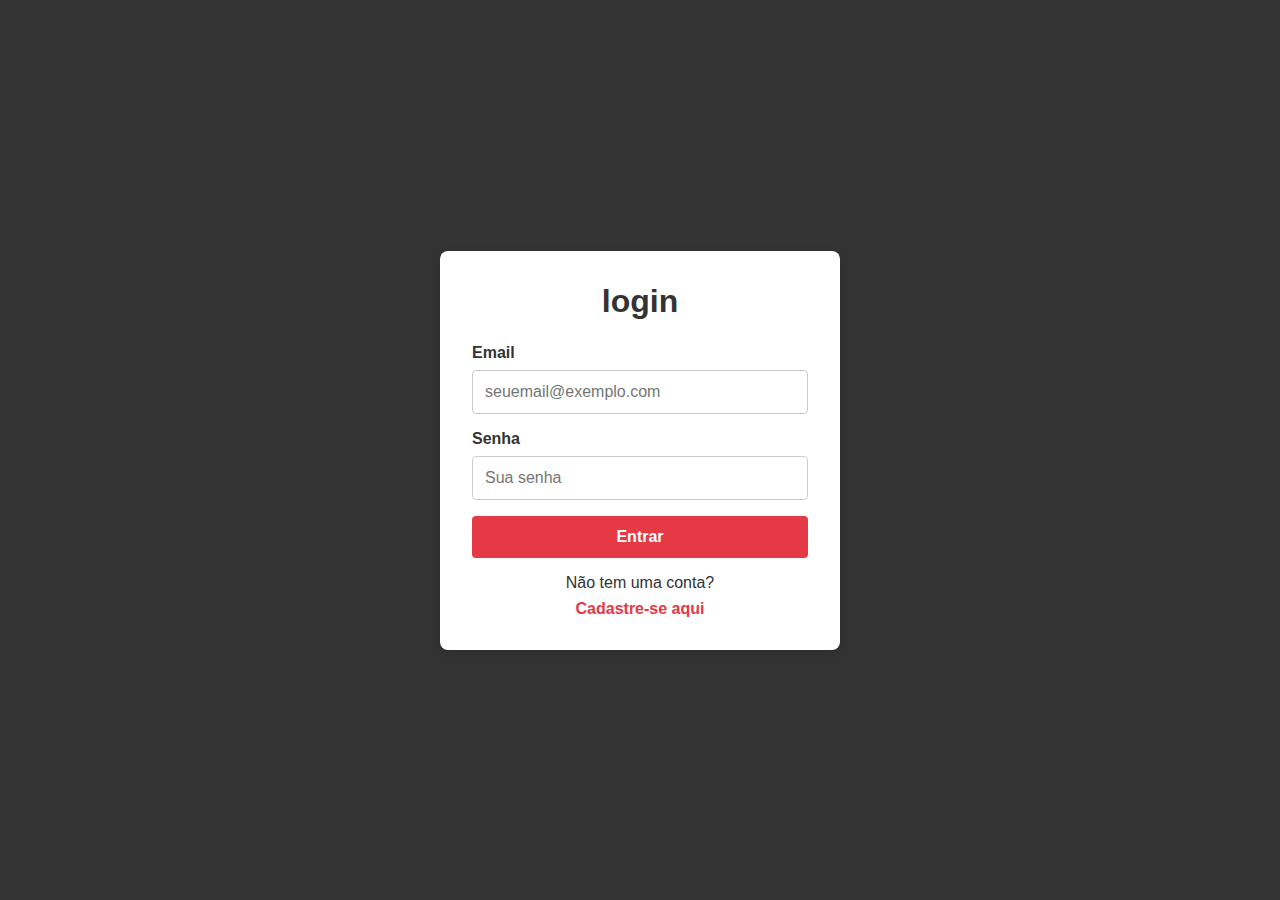
<file: index.html>
<!DOCTYPE html>
<html lang="pt-br">
<head>
    <meta charset="UTF-8">
    <meta name="viewport" content="width=device-width, initial-scale=1.0">
    <title>Login</title>
    <link rel="icon" href="/public/images/favicon.ico">
    <link rel="stylesheet" href="public/css/style.css">
</head>
<body class="login-page"> <main class="login-container">
        <form action="views/home.html" method="GET"> <h1>login</h1>
            
            <div class="input-group">
                <label for="email">Email</label>
                <input type="email" id="email" name="email" placeholder="seuemail@exemplo.com" required>
            </div>
            
            <div class="input-group">
                <label for="senha">Senha</label>
                <input type="password" id="senha" name="senha" placeholder="Sua senha" required>
            </div>
            
            <button type="submit" class="btn-login">Entrar</button>
            
            <div class="login-footer">
                <p>Não tem uma conta?</p>
                <a href="views/cadastro.html">Cadastre-se aqui</a>
            </div>
            
        </form>
    </main>

</body>
</html>
</file>
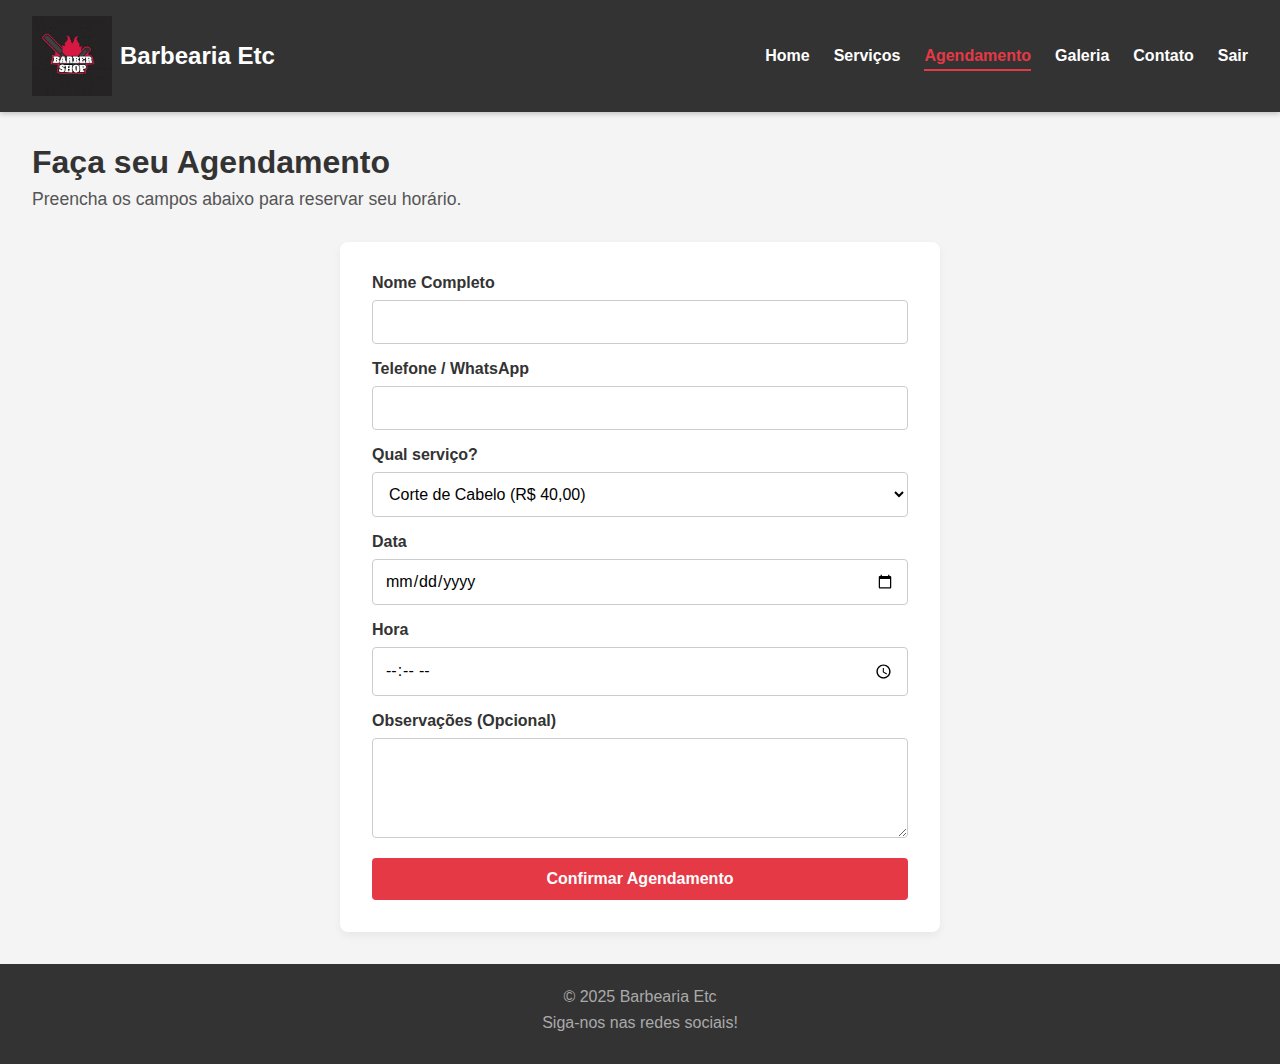
<file: views/agendamento.html>
<!DOCTYPE html>
<html lang="pt-br">
<head>
    <meta charset="UTF-8">
    <meta name="viewport" content="width=device-width, initial-scale=1.0">
    <title>Agendamento</title>
    <link rel="icon" href="/public/images/favicon.ico">
    <link rel="stylesheet" href="../public/css/style.css">
</head>
<body>

    <header>
        <div class="logo-container">
            <img src="../public/images/logo.jpg" alt="Logo Barbearia" class="logo-img">
            <h1>Barbearia Etc</h1>
        </div>
        <nav>
            <ul>
                <li><a href="home.html">Home</a></li> 
                <li><a href="servicos.html">Serviços</a></li>
                
                <li><a href="agendamento.html" class="active">Agendamento</a></li>
                
                <li><a href="galeria.html">Galeria</a></li>
                <li><a href="contato.html">Contato</a></li>
                <li><a href="../index.html">Sair</a></li>
            </ul>
        </nav>
    </header>
    <main class="main-content">
        <h2>Faça seu Agendamento</h2>
        <p>Preencha os campos abaixo para reservar seu horário.</p>
        
        <form action="#" method="GET" class="agendamento-form">
            
            <div class="input-group">
                <label for="nome">Nome Completo</label>
                <input type="text" id="nome" name="nome" required>
            </div>
            
            <div class="input-group">
                <label for="telefone">Telefone / WhatsApp</label>
                <input type="tel" id="telefone" name="telefone" required>
            </div>

            <div class="input-group">
                <label for="servico">Qual serviço?</label>
                <select id="servico" name="servico">
                    <option value="corte">Corte de Cabelo (R$ 40,00)</option>
                    <option value="barba">Barba Completa (R$ 35,00)</option>
                    <option value="combo">Combo (Cabelo + Barba) (R$ 70,00)</option>
                    <option value="pezinho">Pezinho (R$ 15,00)</option>
                </select>
            </div>

            <div class="input-group">
                <label for="data">Data</label>
                <input type="date" id="data" name="data" required>
            </div>

            <div class="input-group">
                <label for="hora">Hora</label>
                <input type="time" id="hora" name="hora" required>
            </div>

            <div class="input-group">
                <label for="obs">Observações (Opcional)</label>
                <textarea id="obs" name="obs"></textarea>
            </div>
            
            <button type="submit" class="btn-login">Confirmar Agendamento</button>
            
        </form>

    </main>


    <footer>
        <p>&copy; 2025 Barbearia Etc</p>
        <p>Siga-nos nas redes sociais!</p>
    </footer>
    </body>
</html>
</file>
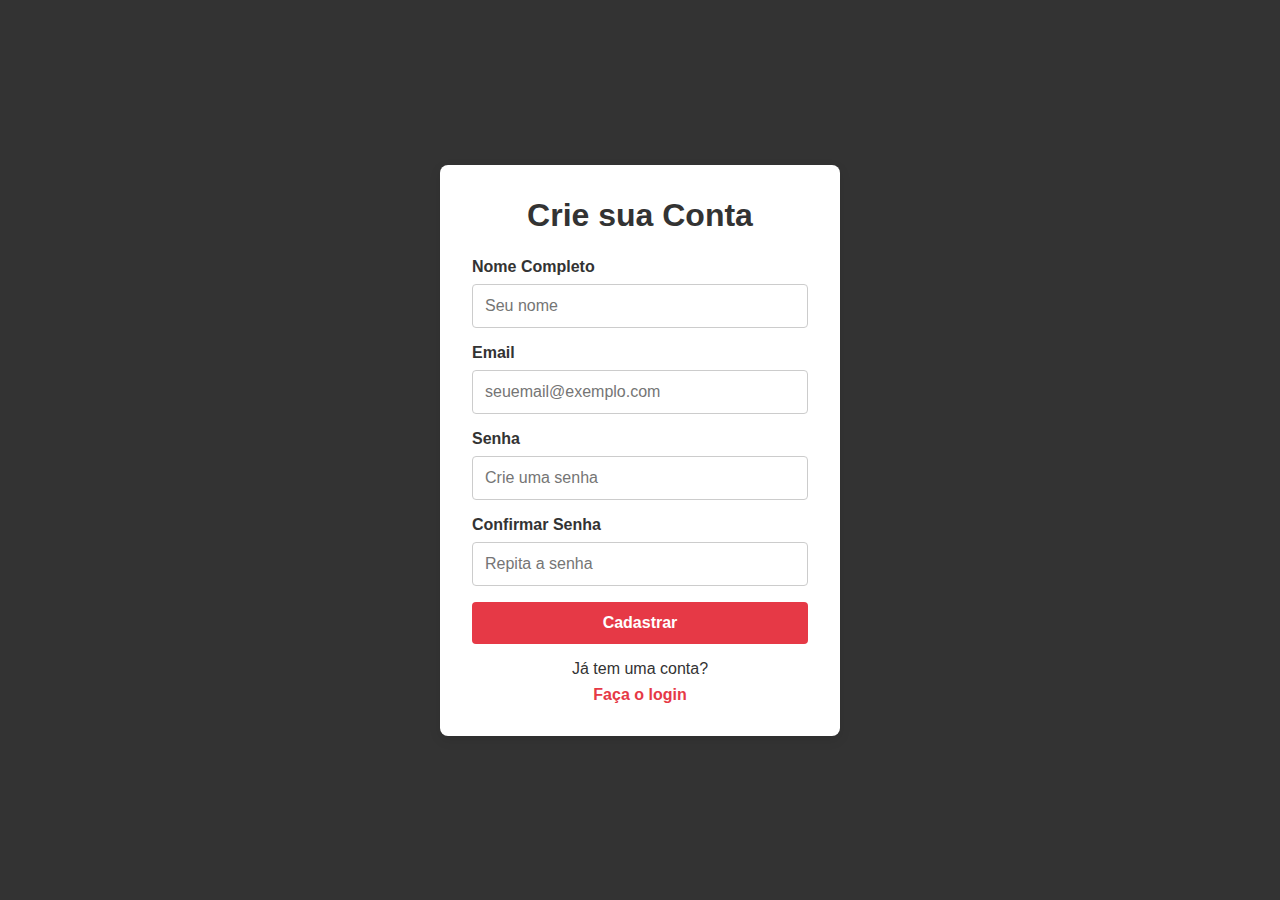
<file: views/cadastro.html>
<!DOCTYPE html>
<html lang="pt-br">
<head>
    <meta charset="UTF-8">
    <meta name="viewport" content="width=device-width, initial-scale=1.0">
    <title>Cadastro</title>
    <link rel="icon" href="/public/images/favicon.ico">
    <link rel="stylesheet" href="../public/css/style.css">
</head>
<body class="cadastro-page">

    <main class="cadastro-container">
        <form action="home.html" method="GET">
            
            <h1>Crie sua Conta</h1>
            
            <div class="input-group">
                <label for="nome">Nome Completo</label>
                <input type="text" id="nome" name="nome" placeholder="Seu nome" required>
            </div>
            
            <div class="input-group">
                <label for="email">Email</label>
                <input type="email" id="email" name="email" placeholder="seuemail@exemplo.com" required>
            </div>
            
            <div class="input-group">
                <label for="senha">Senha</label>
                <input type="password" id="senha" name="senha" placeholder="Crie uma senha" required>
            </div>

            <div class="input-group">
                <label for="confirma-senha">Confirmar Senha</label>
                <input type="password" id="confirma-senha" name="confirma-senha" placeholder="Repita a senha" required>
            </div>
            
            <button type="submit" class="btn-login">Cadastrar</button>
            
            <div class="cadastro-footer">
                <p>Já tem uma conta?</p>
                <a href="../index.html">Faça o login</a>
            </div>
            
        </form>
    </main>

</body>
</html>
</file>
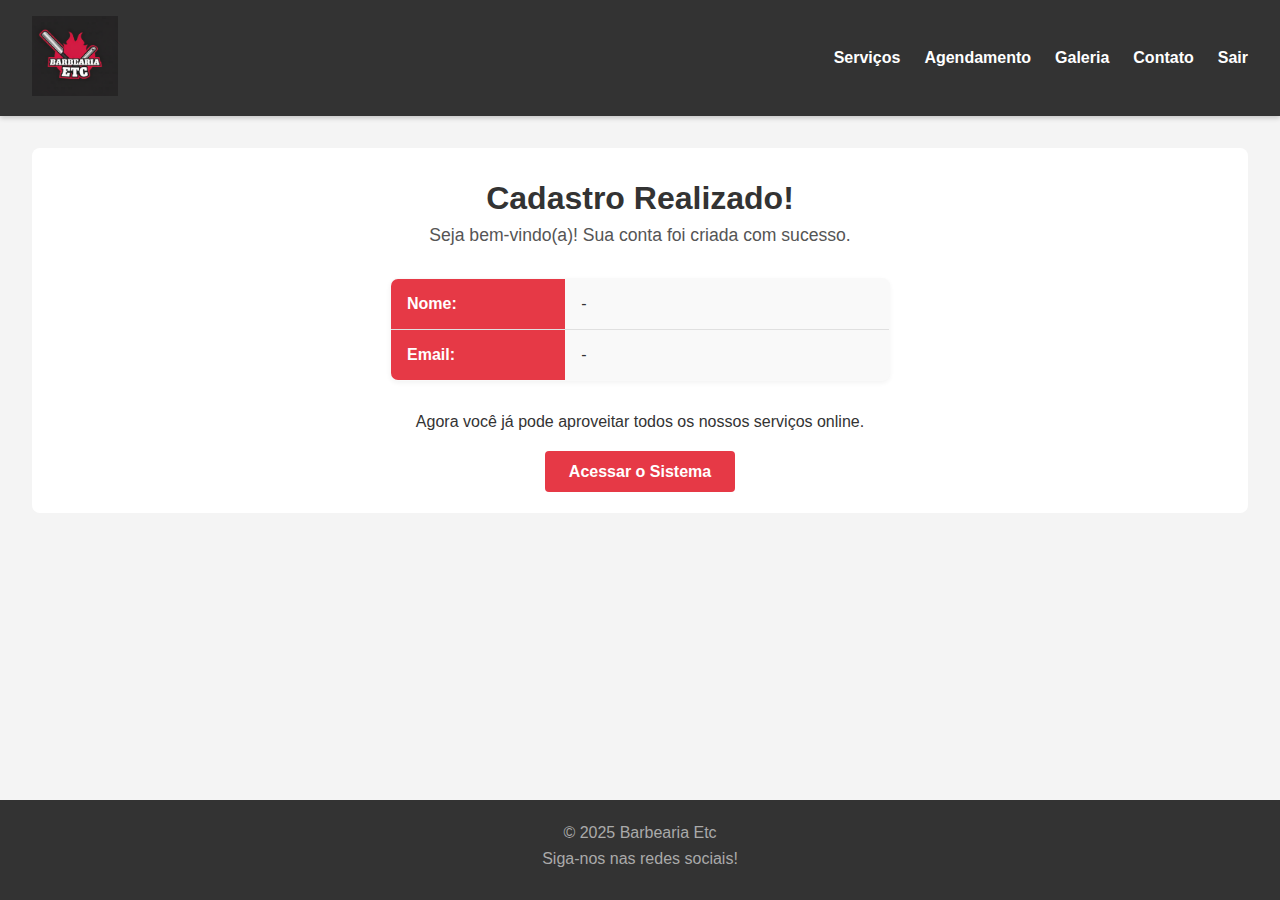
<file: views/cadastro_sucesso.html>
<!DOCTYPE html>
<html lang="pt-br">
<head>
    <meta charset="UTF-8">
    <meta name="viewport" content="width=device-width, initial-scale=1.0">
    <title>Cadastro Realizado!</title>
    <link rel="icon" href="/public/images/favicon.ico">
    <link rel="stylesheet" href="../public/css/style.css">
</head>
<body>

    <header>
        <div class="logo-container">
            <a href="home.html"><img src="../public/images/logo.png" alt="Logo Barbearia" class="logo-img"></a>
        </div>
        <nav>
            <ul>
                <li><a href="servicos.html">Serviços</a></li>
                <li><a href="agendamento.html">Agendamento</a></li>
                <li><a href="galeria.html">Galeria</a></li>
                <li><a href="contato.html">Contato</a></li>
                <li><a href="../index.html">Sair</a></li>
            </ul>
        </nav>
    </header>
    
    <main class="main-content">
        <section class="intro-text" style="text-align: center;">
            <h2>Cadastro Realizado!</h2>
            <p>Seja bem-vindo(a)! Sua conta foi criada com sucesso.</p>
            
            <div class="resumo-container">
                <table class="resumo-tabela">
                    <tr>
                        <th>Nome:</th>
                        <td id="cad-nome">Carregando...</td>
                    </tr>
                    <tr>
                        <th>Email:</th>
                        <td id="cad-email">-</td>
                    </tr>
                </table>
            </div>

            <p style="margin-top: 2rem; margin-bottom: 2rem;">Agora você já pode aproveitar todos os nossos serviços online.</p>
            
            <a href="home.html" class="btn-cta">Acessar o Sistema</a>
        </section>
    </main>

    <footer>
        <p>&copy; 2025 Barbearia Etc</p>
        <p>Siga-nos nas redes sociais!</p>
    </footer>

    <script>
        // Pega os parâmetros da URL
        const params = new URLSearchParams(window.location.search);

        // Preenche a tabela
        document.getElementById('cad-nome').innerText = params.get('nome') || '-';
        document.getElementById('cad-email').innerText = params.get('email') || '-';
    </script>
    
</body>
</html>
</file>
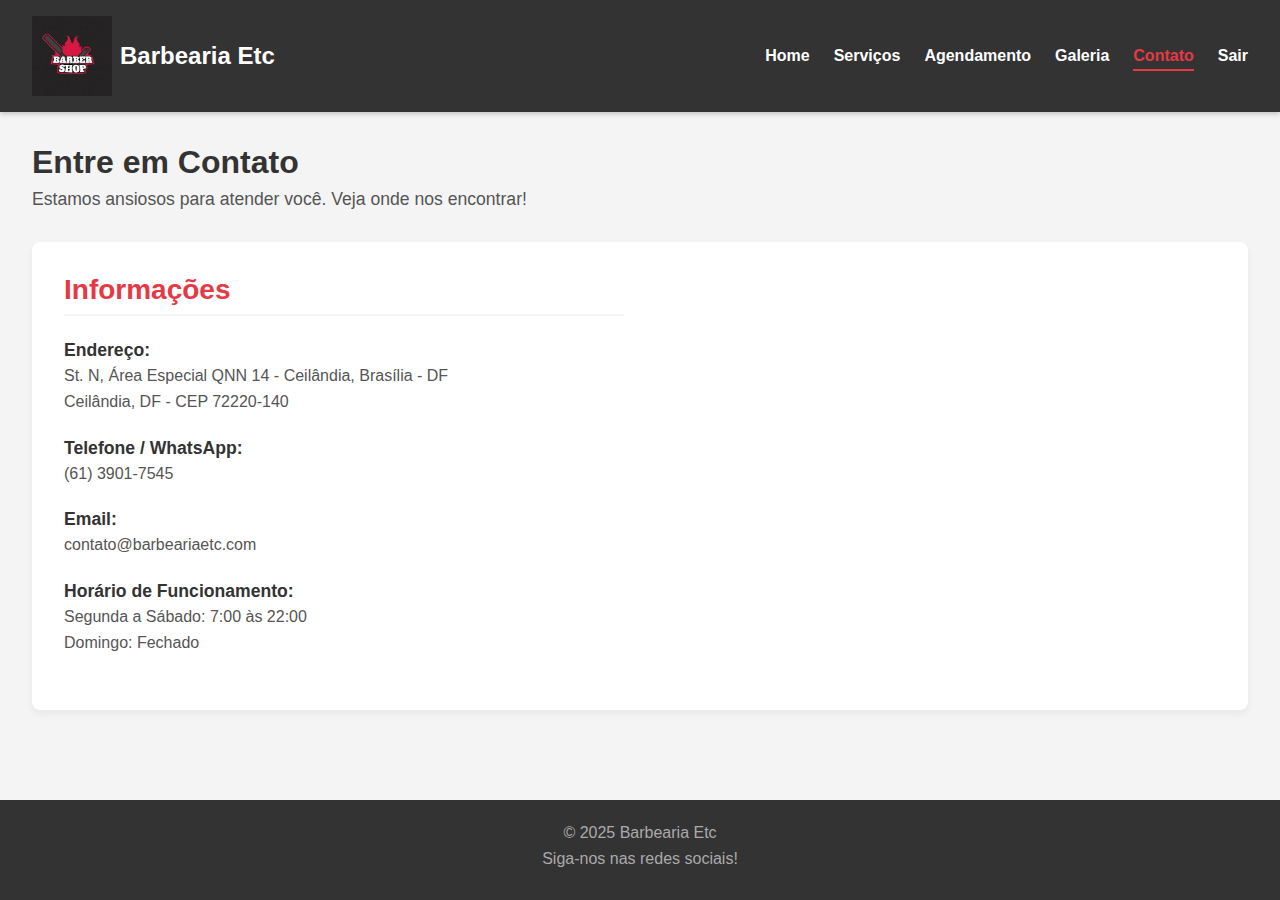
<file: views/contato.html>
<!DOCTYPE html>
<html lang="pt-br">
<head>
    <meta charset="UTF-8">
    <meta name="viewport" content="width=device-width, initial-scale=1.0">
    <title>Contato</title>
    <link rel="icon" href="/public/images/favicon.ico">
    <link rel="stylesheet" href="../public/css/style.css">
</head>
<body>

    <header>
        <div class="logo-container">
            <img src="../public/images/logo.jpg" alt="Logo Barbearia" class="logo-img">
            <h1>Barbearia Etc</h1>
        </div>
        <nav>
            <ul>
                <li><a href="home.html">Home</a></li> 
                <li><a href="servicos.html">Serviços</a></li>
                <li><a href="agendamento.html">Agendamento</a></li>
                <li><a href="galeria.html">Galeria</a></li>
                
                <li><a href="contato.html" class="active">Contato</a></li>
                <li><a href="../index.html">Sair</a></li>
            </ul>
        </nav>
    </header>
    <main class="main-content">
        <h2>Entre em Contato</h2>
        <p>Estamos ansiosos para atender você. Veja onde nos encontrar!</p>
        
        <div class="contact-container">
            <div class="contact-details">
                <h3>Informações</h3>
                
                <div class="info-item">
                    <h4>Endereço:</h4>
                    <p>St. N, Área Especial QNN 14 - Ceilândia, Brasília - DF</p>
                    <p>Ceilândia, DF - CEP 72220-140</p>
                </div>
                
                <div class="info-item">
                    <h4>Telefone / WhatsApp:</h4>
                    <p>(61) 3901-7545</p>
                </div>
                
                <div class="info-item">
                    <h4>Email:</h4>
                    <p>contato@barbeariaetc.com</p>
                </div>
                
                <div class="info-item">
                    <h4>Horário de Funcionamento:</h4>
                    <p>Segunda a Sábado: 7:00 às 22:00</p>
                    <p>Domingo: Fechado</p>
                </div>
            </div>
            
            <div class="map-container">
                <iframe 
                    src="https://www.google.com/maps/embed?pb=!1m18!1m12!1m3!1d3838.513807983534!2d-48.11235582347999!3d-15.829570084815776!2m3!1f0!2f0!3f0!3m2!1i1024!2i768!4f13.1!3m3!1m2!1s0x935bccfba936f021%3A0x6f07a0a68fc87b4a!2sCEP%20-%20ET%20de%20Ceil%C3%A2ndia!5e0!3m2!1spt-BR!2sbr!4v1763260149736!5m2!1spt-BR!2sbr"
                    width="100%" 
                    height="450" 
                    style="border:0;" 
                    allowfullscreen="" 
                    loading="lazy" 
                    referrerpolicy="no-referrer-when-downgrade">
                </iframe>
            </div>
        </div>

    </main>


    <footer>
        <p>&copy; 2025 Barbearia Etc</p>
        <p>Siga-nos nas redes sociais!</p>
    </footer>
    </body>
</html>
</file>
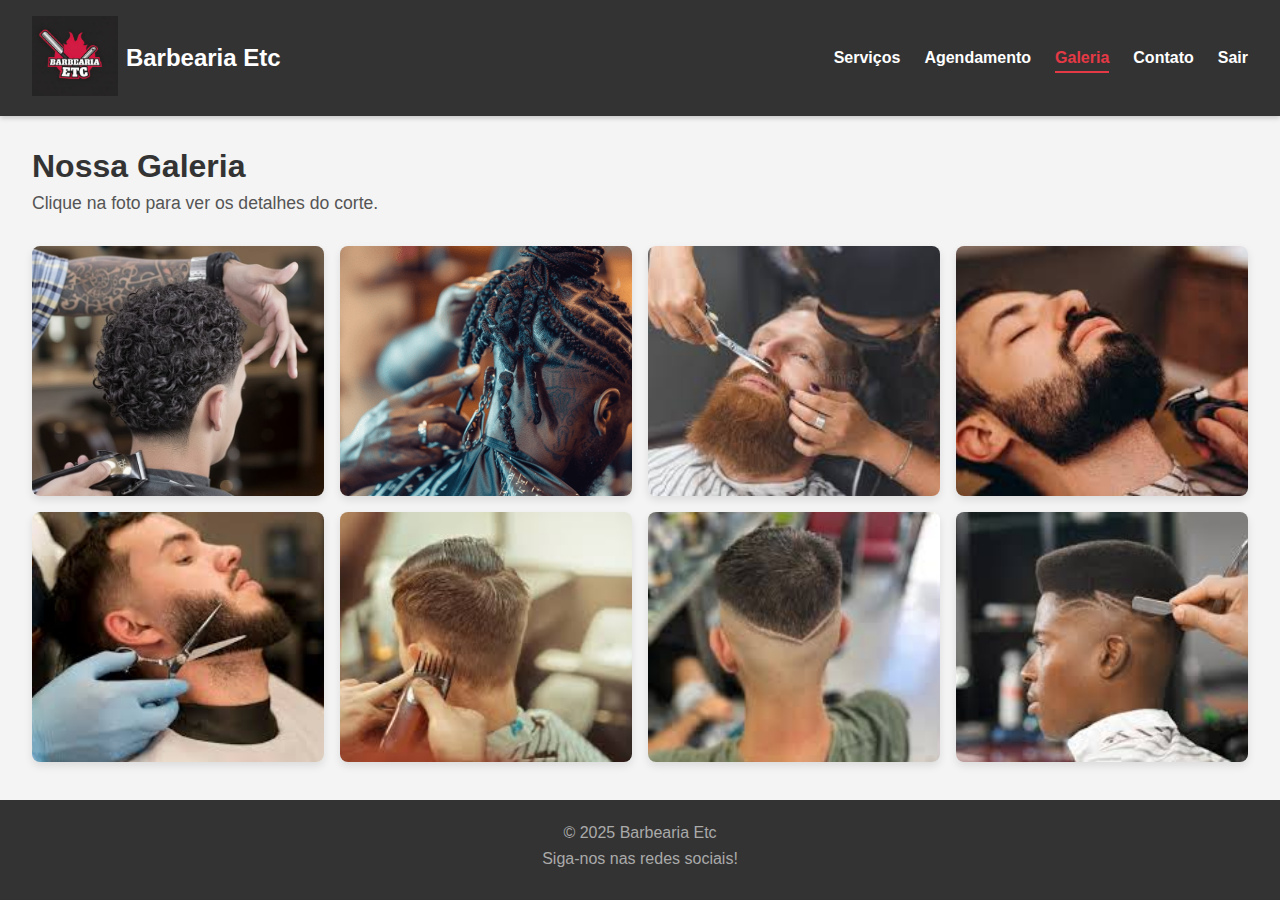
<file: views/galeria.html>
<!DOCTYPE html>
<html lang="pt-br">
<head>
    <meta charset="UTF-8">
    <meta name="viewport" content="width=device-width, initial-scale=1.0">
    <title>Galeria</title>
    <link rel="icon" href="/public/images/favicon.ico">
    <link rel="stylesheet" href="../public/css/style.css">
</head>
<body>

    <header>
        <div class="logo-container">
            <a href="home.html"><img src="../public/images/logo.png" alt="Logo Barbearia" class="logo-img"></a>
            <h1 class="visual-hidden">Barbearia Etc</h1>
        </div>
        <nav>
            <ul>
                <li><a href="servicos.html">Serviços</a></li>
                <li><a href="agendamento.html">Agendamento</a></li>
                <li><a href="galeria.html" class="active">Galeria</a></li>
                <li><a href="contato.html">Contato</a></li>
                <li><a href="../index.html">Sair</a></li>
            </ul>
        </nav>
    </header>

    <main class="main-content">
        <h2>Nossa Galeria</h2>
        <p>Clique na foto para ver os detalhes do corte.</p>
        
        <div class="gallery-grid">
            <div class="gallery-item">
                <a href="detalhe.html?id=1">
                    <img src="../public/images/galeria/foto1.jpg" alt="Corte Cacheado">
                </a>
            </div>
            <div class="gallery-item">
                <a href="detalhe.html?id=2">
                    <img src="../public/images/galeria/foto2.jpg" alt="Tranças Masculinas">
                </a>
            </div>
            <div class="gallery-item">
                <a href="detalhe.html?id=3">
                    <img src="../public/images/galeria/foto3.jpg" alt="Barba e Bigode">
                </a>
            </div>
            <div class="gallery-item">
                <a href="detalhe.html?id=4">
                    <img src="../public/images/galeria/foto4.jpg" alt="Alinhamento de Barba">
                </a>
            </div>
            <div class="gallery-item">
                <a href="detalhe.html?id=5">
                    <img src="../public/images/galeria/foto5.jpg" alt="Barba Cheia">
                </a>
            </div>
            <div class="gallery-item">
                <a href="detalhe.html?id=6">
                    <img src="../public/images/galeria/foto6.jpg" alt="Corte Clássico">
                </a>
            </div>
            <div class="gallery-item">
                <a href="detalhe.html?id=7">
                    <img src="../public/images/galeria/foto7.jpg" alt="Design V-Shape">
                </a>
            </div>
            <div class="gallery-item">
                <a href="detalhe.html?id=8">
                    <img src="../public/images/galeria/foto8.jpg" alt="Flat Top com Risco">
                </a>
            </div>
        </div>
    </main>

    <footer>
        <p>&copy; 2025 Barbearia Etc</p>
        <p>Siga-nos nas redes sociais!</p>
    </footer>
</body>
</html>
</file>
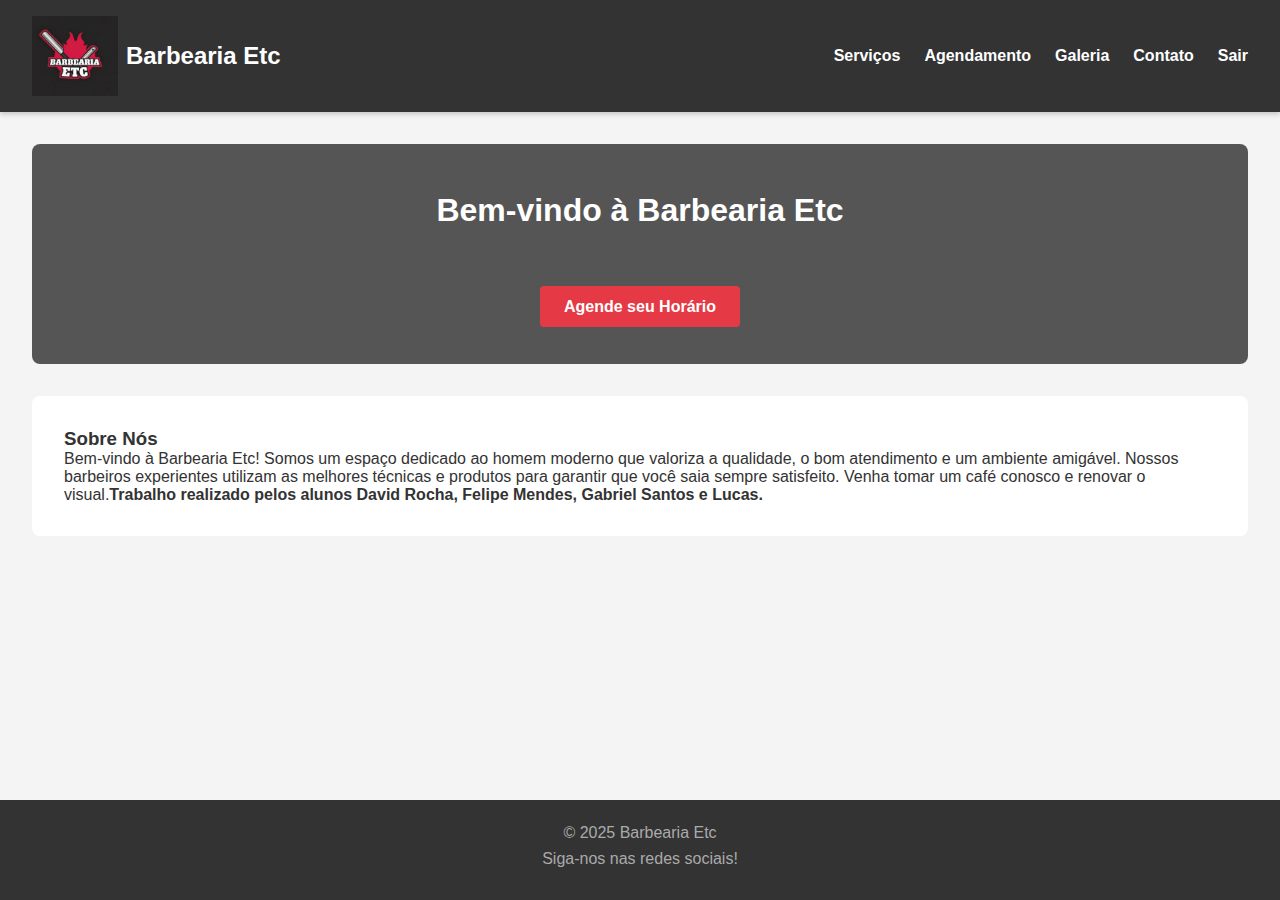
<file: views/home.html>
<!DOCTYPE html>
<html lang="pt-br">
<head>
    <meta charset="UTF-8">
    <meta name="viewport" content="width=device-width, initial-scale=1.0">
    <title>Home</title>
    <link rel="icon" href="/public/images/favicon.ico">
    <link rel="stylesheet" href="../public/css/style.css">
</head>
<body>

    <header>
        <div class="logo-container">
            <img src="../public/images/logo.png" alt="Logo Barbearia" class="logo-img">
            <h1 class="visual-hidden">Barbearia Etc</h1>
        </div>
        <nav>
            <ul> 
                <li><a href="servicos.html">Serviços</a></li>
                <li><a href="agendamento.html">Agendamento</a></li>
                <li><a href="galeria.html">Galeria</a></li>
                <li><a href="contato.html">Contato</a></li>
                <li><a href="../index.html">Sair</a></li>
            </ul>
        </nav>
    </header>
    
    <main class="main-content">
        <section class="welcome-banner">
            <h2>Bem-vindo à Barbearia Etc</h2>
            <p>O estilo que você procura, com a precisão que você merece.</p>
            <a href="agendamento.html" class="btn-cta">Agende seu Horário</a>
        </section>

        <section class="intro-text">
            <h3>Sobre Nós</h3>
            <p>Bem-vindo à Barbearia Etc! Somos um espaço dedicado ao homem moderno que valoriza a qualidade, o bom atendimento e um ambiente amigável. Nossos barbeiros experientes utilizam as melhores técnicas e produtos para garantir que você saia sempre satisfeito. Venha tomar um café conosco e renovar o visual.<strong>Trabalho realizado pelos alunos David Rocha, Felipe Mendes, Gabriel Santos e Lucas.</strong></p>
        </section>
    </main>


    <footer>
        <p>&copy; 2025 Barbearia Etc</p>
        <p>Siga-nos nas redes sociais!</p>
    </footer>
    
</body>
</html>
</file>
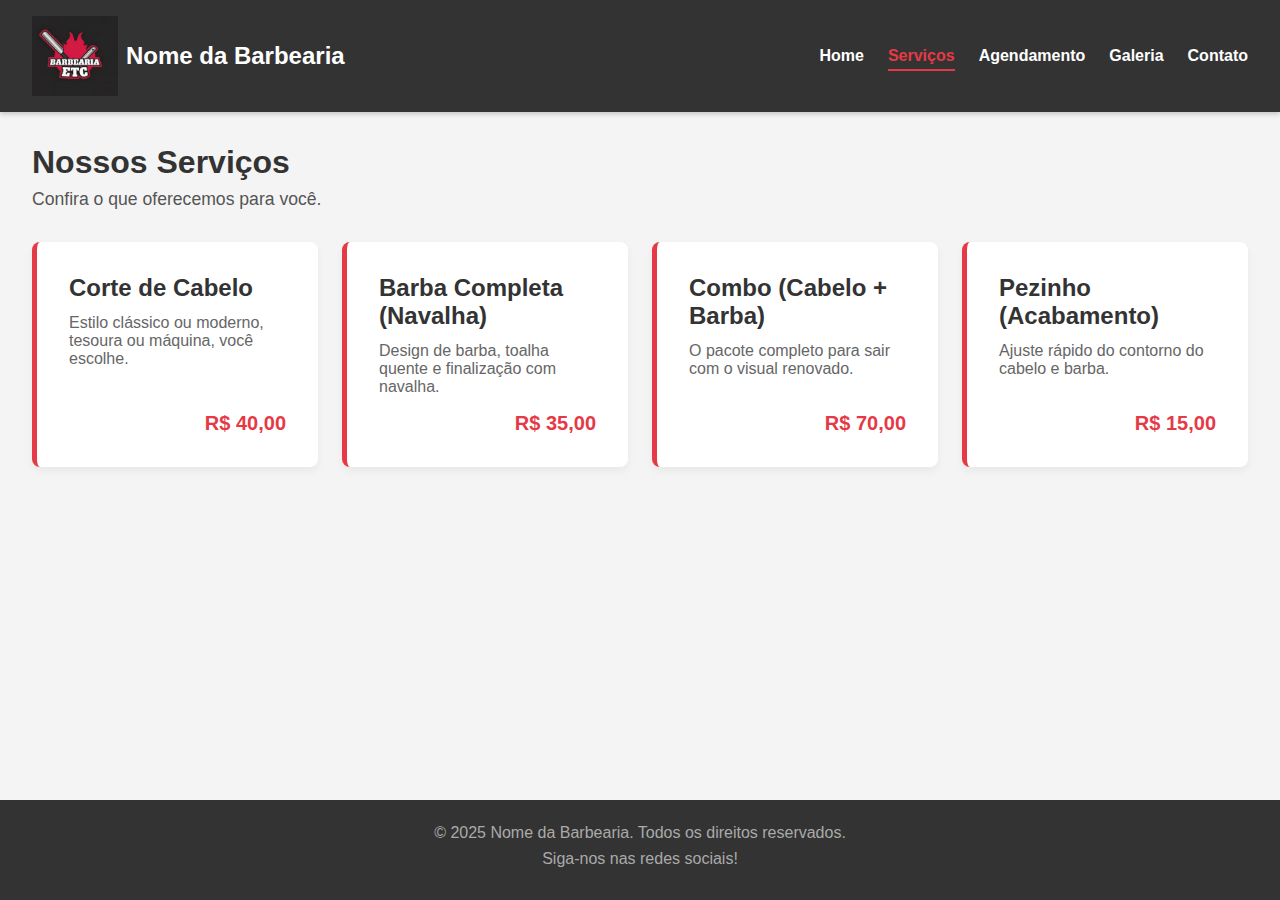
<file: views/servicos.html>
<!DOCTYPE html>
<html lang="pt-br">
<head>
    <meta charset="UTF-8">
    <meta name="viewport" content="width=device-width, initial-scale=1.0">
    <title>Barbearia - Serviços</title>
    <link rel="stylesheet" href="../public/css/style.css">
</head>
<body>

    <header>
        <div class="logo-container">
            <img src="../public/images/logo.png" alt="Logo Barbearia" class="logo-img">
            <h1>Nome da Barbearia</h1>
        </div>
        <nav>
            <ul>
                <li><a href="home.html">Home</a></li> 
                
                <li><a href="servicos.html" class="active">Serviços</a></li>
                
                <li><a href="agendamento.html">Agendamento</a></li>
                <li><a href="galeria.html">Galeria</a></li>
                <li><a href="contato.html">Contato</a></li>
            </ul>
        </nav>
    </header>
    <main class="main-content">
        <h2>Nossos Serviços</h2>
        <p>Confira o que oferecemos para você.</p>
        
        <div class="service-list">
            <div class="service-item">
                <h3>Corte de Cabelo</h3>
                <p>Estilo clássico ou moderno, tesoura ou máquina, você escolhe.</p>
                <div class="price">R$ 40,00</div>
            </div>
            
            <div class="service-item">
                <h3>Barba Completa (Navalha)</h3>
                <p>Design de barba, toalha quente e finalização com navalha.</p>
                <div class="price">R$ 35,00</div>
            </div>
            
            <div class="service-item">
                <h3>Combo (Cabelo + Barba)</h3>
                <p>O pacote completo para sair com o visual renovado.</p>
                <div class="price">R$ 70,00</div>
            </div>

            <div class="service-item">
                <h3>Pezinho (Acabamento)</h3>
                <p>Ajuste rápido do contorno do cabelo e barba.</p>
                <div class="price">R$ 15,00</div>
            </div>
        </div>

    </main>


    <footer>
        <p>&copy; 2025 Nome da Barbearia. Todos os direitos reservados.</p>
        <p>Siga-nos nas redes sociais!</p>
    </footer>
    </body>
</html>
</file>
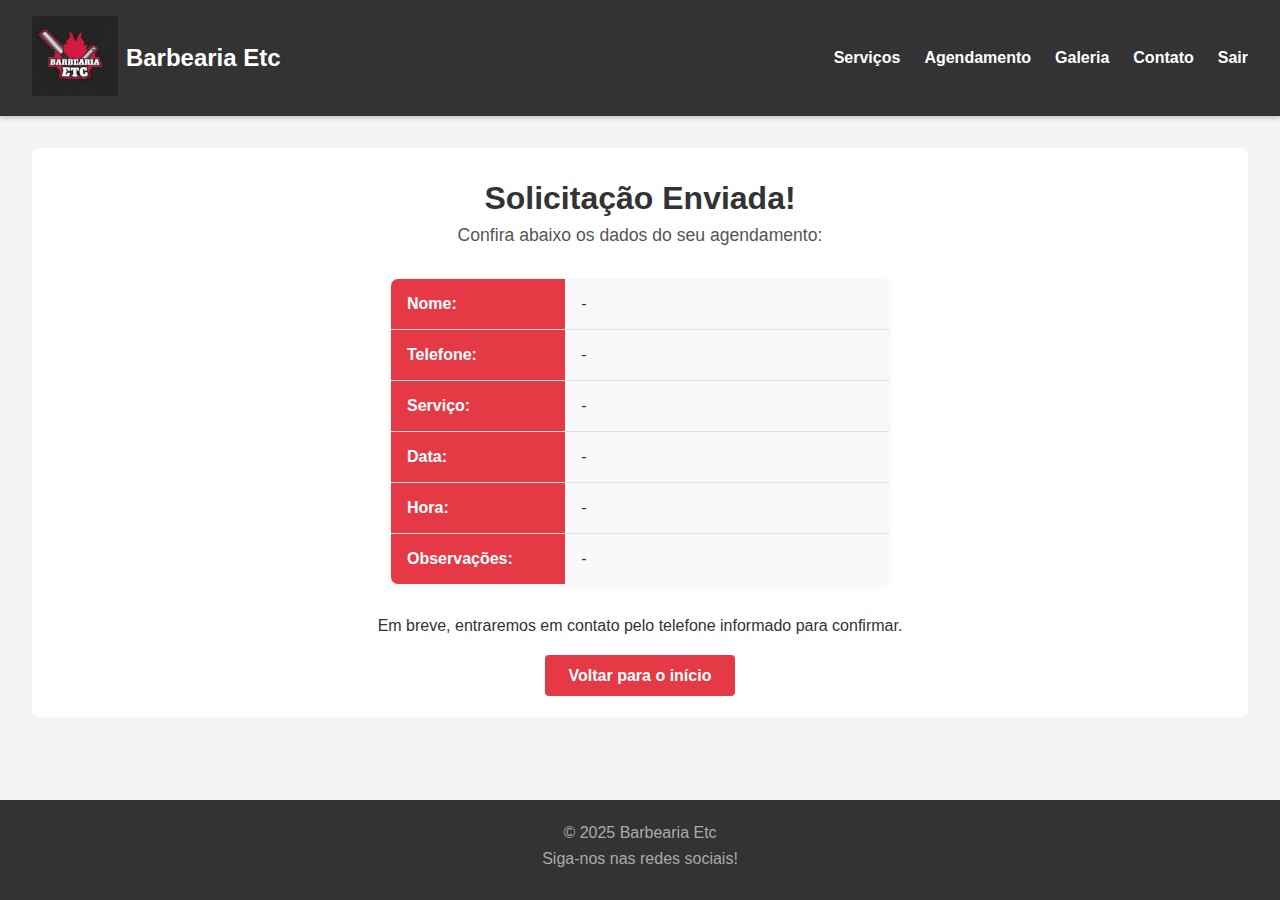
<file: views/sucesso.html>
<!DOCTYPE html>
<html lang="pt-br">
<head>
    <meta charset="UTF-8">
    <meta name="viewport" content="width=device-width, initial-scale=1.0">
    <title>Agendamento Confirmado!</title>
    <link rel="icon" href="/public/images/favicon.ico">
    <link rel="stylesheet" href="../public/css/style.css">
</head>
<body>

    <header>
        <div class="logo-container">
            <a href="home.html"><img src="../public/images/logo.png" alt="Logo Barbearia" class="logo-img"></a>
            <h1 class="visual-hidden">Barbearia Etc</h1>
        </div>
        <nav>
            <ul>
                <li><a href="servicos.html">Serviços</a></li>
                <li><a href="agendamento.html">Agendamento</a></li>
                <li><a href="galeria.html">Galeria</a></li>
                <li><a href="contato.html">Contato</a></li>
                <li><a href="../index.html">Sair</a></li>
            </ul>
        </nav>
    </header>
    
    <main class="main-content">
        <section class="intro-text" style="text-align: center;">
            <h2>Solicitação Enviada!</h2>
            <p>Confira abaixo os dados do seu agendamento:</p>
            
            <div class="resumo-container">
                <table class="resumo-tabela">
                    <tr>
                        <th>Nome:</th>
                        <td id="res-nome">Carregando...</td>
                    </tr>
                    <tr>
                        <th>Telefone:</th>
                        <td id="res-telefone">-</td>
                    </tr>
                    <tr>
                        <th>Serviço:</th>
                        <td id="res-servico">-</td>
                    </tr>
                    <tr>
                        <th>Data:</th>
                        <td id="res-data">-</td>
                    </tr>
                    <tr>
                        <th>Hora:</th>
                        <td id="res-hora">-</td>
                    </tr>
                    <tr>
                        <th>Observações:</th>
                        <td id="res-obs">-</td>
                    </tr>
                </table>
            </div>

            <p style="margin-top: 2rem; margin-bottom: 2rem;">Em breve, entraremos em contato pelo telefone informado para confirmar.</p>
            
            <a href="home.html" class="btn-cta">Voltar para o início</a>
        </section>
    </main>


    <footer>
        <p>&copy; 2025 Barbearia Etc</p>
        <p>Siga-nos nas redes sociais!</p>
    </footer>

    <script>
        // Pega os parâmetros da URL (ex: ?nome=Joao&data=2025-01-01...)
        const params = new URLSearchParams(window.location.search);

        // Dicionário para mostrar o nome do serviço em vez do código
        const servicosMap = {
            'corte': 'Corte de Cabelo (R$ 40,00)',
            'barba': 'Barba Completa (R$ 35,00)',
            'combo': 'Combo (Cabelo + Barba) (R$ 70,00)',
            'pezinho': 'Pézinho (R$ 15,00)'
        };

        // Função simples para preencher o texto pelo ID
        // Se não tiver dado na URL, coloca um traço "-"
        document.getElementById('res-nome').innerText = params.get('nome') || '-';
        document.getElementById('res-telefone').innerText = params.get('telefone') || '-';
        
        // Para o serviço, tentamos achar o nome bonito no mapa acima
        const codServico = params.get('servico');
        document.getElementById('res-servico').innerText = servicosMap[codServico] || codServico || '-';

        // Para a data, vamos tentar formatar para dia/mês/ano se possível
        const dataRaw = params.get('data');
        if(dataRaw) {
            const dataObj = new Date(dataRaw);
            // Ajuste de fuso horário simples (para não voltar um dia)
            dataObj.setMinutes(dataObj.getMinutes() + dataObj.getTimezoneOffset());
            document.getElementById('res-data').innerText = dataObj.toLocaleDateString('pt-BR');
        } else {
            document.getElementById('res-data').innerText = '-';
        }

        document.getElementById('res-hora').innerText = params.get('hora') || '-';
        document.getElementById('res-obs').innerText = params.get('obs') || '-';
    </script>
    
</body>
</html>
</file>
<file: public/css/style.css>
/* ========================================= */
/* ESTILOS GLOBAIS (Para todas as páginas)   */
/* ========================================= */
* {
    margin: 0;
    padding: 0;
    box-sizing: border-box;
    font-family: Arial, Helvetica, sans-serif;
}

body {
    background-color: #f4f4f4; /* Um cinza claro de fundo para o site */
    color: #333;
    /* Estas 3 linhas garantem que o footer fique no fim da página */
    display: flex;
    flex-direction: column;
    min-height: 100vh;
}

/* ========================================= */
/* ESTILOS DE HEADER (Global)                */
/* ========================================= */

header {
    background-color: #333; /* Fundo escuro do header */
    color: white;
    padding: 1rem 2rem;
    display: flex;
    justify-content: space-between;
    align-items: center;
    box-shadow: 0 2px 5px rgba(0, 0, 0, 0.2);
}

.logo-container {
    display: flex;
    align-items: center;
    gap: 0.5rem;
}

.logo-img {
    height: 80px; /* Ajuste a altura do seu logo */
}

header h1 {
    font-size: 1.5rem;
}

header nav ul {
    list-style: none;
    display: flex;
    gap: 1.5rem; /* Espaçamento entre os links */
}

header nav a {
    color: white;
    text-decoration: none;
    font-weight: bold;
    font-size: 1rem;
    padding-bottom: 5px;
    border-bottom: 2px solid transparent; /* Efeito de borda sutil */
    transition: color 0.3s ease, border-bottom 0.3s ease;
}

/* Efeito 'hover' usando seu vermelho */
header nav a:hover {
    color: #E63946;
}

/* Marca a página ativa */
header nav a.active {
    color: #E63946;
    border-bottom: 2px solid #E63946;
}


/* ========================================= */
/* ESTILOS DE CONTEÚDO (Global)              */
/* ========================================= */

/* Container principal de conteúdo */
.main-content {
    flex-grow: 1; /* Faz o conteúdo principal crescer */
    padding: 2rem; /* Espaçamento interno em todas as páginas */
}

/* Título de Página Padrão (h2) - AGORA CINZA */
.main-content h2 {
    font-size: 2rem;
    color: #333; /* Corrigido para cinza padrão */
    margin-bottom: 0.5rem;
}

/* Subtítulo da página (p que vem DEPOIS de um h2) - CORRIGIDO */
.main-content h2 + p {
    font-size: 1.1rem;
    color: #555;
    margin-bottom: 2rem;
}

/* ========================================= */
/* ESTILOS ESPECÍFICOS: HOME                 */
/* ========================================= */
.welcome-banner {
    background-color: #555; /* Um fundo mais escuro para o banner */
    color: white;
    padding: 3rem;
    text-align: center;
    border-radius: 8px;
    margin-bottom: 2rem;
}

/* Título do Banner (H2) - AGORA BRANCO */
.welcome-banner h2 {
    font-size: 2rem;
    margin-bottom: 1rem;
    color: #ffffff; /* CORRIGIDO: Exceção para o banner */
}

.welcome-banner p {
    font-size: 1.2rem;
    margin-bottom: 1.5rem;
}

/* Botão "Call to Action" */
.btn-cta {
    background-color: #E63946;
    color: white;
    padding: 0.75rem 1.5rem;
    text-decoration: none;
    font-weight: bold;
    border-radius: 4px;
    transition: background-color 0.3s ease;
}

.btn-cta:hover {
    background-color: #b82834;
}

.intro-text {
    background-color: #fff;
    padding: 2rem;
    border-radius: 8px;
}


/* ========================================= */
/* ESTILOS ESPECÍFICOS: PÁGINA DE SERVIÇOS   */
/* ========================================= */
.service-list {
    display: grid;
    grid-template-columns: repeat(auto-fit, minmax(280px, 1fr));
    gap: 1.5rem; /* Espaço entre os cards */
}

/* Card individual de serviço */
.service-item {
    background-color: #ffffff;
    border-radius: 8px;
    padding: 2rem;
    box-shadow: 0 4px 8px rgba(0, 0, 0, 0.05);
    border-left: 5px solid #E63946; /* Destaque com sua cor vermelha */
    display: flex;
    flex-direction: column;
}

.service-item h3 {
    color: #333;
    font-size: 1.5rem;
    margin-bottom: 0.75rem;
}

.service-item p {
    color: #666;
    font-size: 1rem;
    margin-bottom: 1rem;
    flex-grow: 1; /* Faz a descrição ocupar o espaço */
}

.service-item .price {
    font-size: 1.25rem;
    font-weight: bold;
    color: #E63946; /* Preço com a cor de destaque */
    align-self: flex-end; /* Alinha o preço à direita/fim */
}

/* ========================================= */
/* ESTILOS ESPECÍFICOS: PÁGINA DE AGENDAMENTO */
/* ========================================= */

.agendamento-form {
    background-color: #ffffff;
    padding: 2rem;
    border-radius: 8px;
    box-shadow: 0 4px 8px rgba(0, 0, 0, 0.05);
    max-width: 600px; /* Limita a largura do formulário */
    margin: 0 auto; /* Centraliza o formulário na página */
}

/* ========================================= */
/* ESTILOS ESPECÍFICOS: PÁGINA DE GALERIA    */
/* ========================================= */

.gallery-grid {
    display: grid;
    grid-template-columns: repeat(auto-fit, minmax(250px, 1fr));
    gap: 1rem; /* Espaço entre as imagens */
}

.gallery-item {
    border-radius: 8px;
    overflow: hidden; /* Garante que a imagem não vaze */
    box-shadow: 0 4px 8px rgba(0, 0, 0, 0.1);
    height: 250px; /* Altura fixa para todas as caixas */
}

.gallery-item img {
    width: 100%;
    height: 100%;
    object-fit: cover; /* Garante que a imagem cubra o espaço sem distorcer */
    transition: transform 0.3s ease;
}

.gallery-item img:hover {
    transform: scale(1.05);
}

/* ========================================= */
/* ESTILOS ESPECÍFICOS: PÁGINA DE CONTATO    */
/* ========================================= */

.contact-container {
    display: flex;
    flex-wrap: wrap; /* Permite quebrar em telas menores */
    gap: 2rem;
    background-color: #fff;
    padding: 2rem;
    border-radius: 8px;
    box-shadow: 0 4px 8px rgba(0, 0, 0, 0.05);
}

.contact-details {
    flex: 1; /* Ocupa metade do espaço */
    min-width: 300px; /* Largura mínima antes de quebrar */
}

.contact-details h3 {
    font-size: 1.75rem;
    color: #E63946; /* Destaque vermelho */
    border-bottom: 2px solid #f4f4f4;
    padding-bottom: 0.5rem;
    margin-bottom: 1.5rem;
}

.info-item {
    margin-bottom: 1.5rem;
}

.info-item h4 {
    font-size: 1.1rem;
    color: #333;
    margin-bottom: 0.25rem;
}

.info-item p {
    font-size: 1rem;
    color: #555;
    line-height: 1.4;
    margin-bottom: 0.25rem;
}

.map-container {
    flex: 1; /* Ocupa a outra metade */
    min-width: 300px; /* Largura mínima */
    overflow: hidden; /* Garante que o iframe não vaze */
    border-radius: 8px;
}

.map-container iframe {
    width: 100%;
    height: 100%;
    min-height: 400px;
    border: none;
}

/* ========================================= */
/* ESTILOS DE FOOTER (Global)                */
/* ========================================= */
footer {
    background-color: #333; /* Fundo escuro (igual ao header) */
    color: #aaa; /* Cor mais suave para o rodapé */
    text-align: center;
    padding: 1.5rem;
    margin-top: auto; /* Garante que ele fique no final */
}

footer p {
    margin-bottom: 0.5rem;
}

/* ========================================= */
/* ESTILOS: TELAS DE LOGIN E CADASTRO (UNIFICADO) */
/* ========================================= */

/* Fundo escuro e centralização */
.login-page,
.cadastro-page {
    background-color: #333;
    display: flex;
    justify-content: center;
    align-items: center;
    min-height: 100vh;
    padding: 2rem 0; /* Padding para cadastro em telas pequenas */
}

/* Ajuste para login-page ocupar 100% da altura */
.login-page {
    height: 100vh;
    padding: 0;
}

/* Container do formulário */
.login-container,
.cadastro-container {
    background-color: #ffffff;
    padding: 2rem;
    border-radius: 8px;
    box-shadow: 0 4px 12px rgba(0, 0, 0, 0.1);
    width: 100%;
    max-width: 400px;
}

.login-container h1,
.cadastro-container h1 {
    text-align: center;
    color: #333;
    margin-bottom: 1.5rem;
}

/* Agrupamento de label e input */
.input-group {
    margin-bottom: 1rem;
}

.input-group label {
    display: block;
    margin-bottom: 0.5rem;
    font-weight: bold;
}

/* Estilo unificado para todos os campos de formulário */
.input-group input,
.input-group select,
.input-group textarea {
    width: 100%;
    padding: 0.75rem;
    border: 1px solid #ccc;
    border-radius: 4px;
    font-family: Arial, Helvetica, sans-serif;
    font-size: 1rem;
    background-color: #fff;
}

.input-group textarea {
    min-height: 100px;
    resize: vertical;
}

/* Botão (Login e Cadastro) */
.btn-login {
    width: 100%;
    padding: 0.75rem;
    border: none;
    border-radius: 4px;
    background-color: #E63946; /* COR VERMELHA PRINCIPAL */
    color: white;
    font-size: 1rem;
    font-weight: bold;
    cursor: pointer;
    transition: background-color 0.3s ease;
}

.btn-login:hover {
    background-color: #b82834; /* TOM DE VERMELHO MAIS ESCURO (hover) */
}

/* Rodapé (Login e Cadastro) */
.login-footer,
.cadastro-footer {
    text-align: center;
    margin-top: 1rem;
}

.login-footer p,
.cadastro-footer p {
    margin-bottom: 0.5rem;
}

.login-footer a,
.cadastro-footer a {
    color: #E63946;
    text-decoration: none;
    font-weight: bold;
}

.login-footer a:hover,
.cadastro-footer a:hover {
    text-decoration: underline;
}

/* ========================================= */
/* ESTILOS: PÁGINA DE DETALHES DA FOTO       */
/* ========================================= */

.detail-container {
    max-width: 800px;
    margin: 0 auto; /* Centraliza na tela */
    background-color: #fff;
    padding: 2rem;
    border-radius: 8px;
    box-shadow: 0 4px 15px rgba(0,0,0,0.1);
}

.back-link {
    display: inline-block;
    margin-bottom: 1.5rem;
    color: #555;
    text-decoration: none;
    font-weight: bold;
}

.back-link:hover {
    color: #E63946;
    text-decoration: underline;
}

.detail-image-wrapper {
    width: 100%;
    height: 400px; /* Altura fixa para padronizar */
    overflow: hidden;
    border-radius: 8px;
    margin-bottom: 2rem;
    border: 2px solid #eee;
}

.detail-image-wrapper img {
    width: 100%;
    height: 100%;
    object-fit: contain; /* Mostra a foto inteira sem cortar */
    background-color: #000; /* Fundo preto para fotos que não preenchem tudo */
}

.detail-info {
    text-align: center;
}

.detail-info h2 {
    color: #E63946; /* Vermelho da marca */
    font-size: 2rem;
    margin-bottom: 1rem;
}

.detail-info p {
    font-size: 1.1rem;
    line-height: 1.6;
    color: #555;
    margin-bottom: 2rem;
    max-width: 600px;
    margin-left: auto;
    margin-right: auto;
}

/* ========================================= */
/* ESTILOS: TABELA DE SUCESSO / RESUMO       */
/* ========================================= */

.resumo-container {
    display: flex;
    justify-content: center;
    margin: 1.5rem 0;
}

.resumo-tabela {
    width: 100%;
    max-width: 500px; /* Limita a largura para não ficar gigante */
    border-collapse: collapse; /* Junta as bordas */
    text-align: left;
    background-color: #f9f9f9;
    border-radius: 8px;
    overflow: hidden; /* Respeita o border-radius */
    box-shadow: 0 2px 5px rgba(0,0,0,0.05);
    border: 1px solid #eee;
}

.resumo-tabela th, 
.resumo-tabela td {
    padding: 1rem;
    border-bottom: 1px solid #e0e0e0;
}

.resumo-tabela th {
    background-color: #E63946; /* Vermelho da marca no cabeçalho lateral */
    color: white;
    width: 35%; /* Tamanho da coluna de rótulos */
    font-weight: bold;
}

.resumo-tabela td {
    color: #333;
    font-weight: 500;
}

/* Remove a borda da última linha para ficar mais limpo */
.resumo-tabela tr:last-child th,
.resumo-tabela tr:last-child td {
    border-bottom: none;
}
</file>
